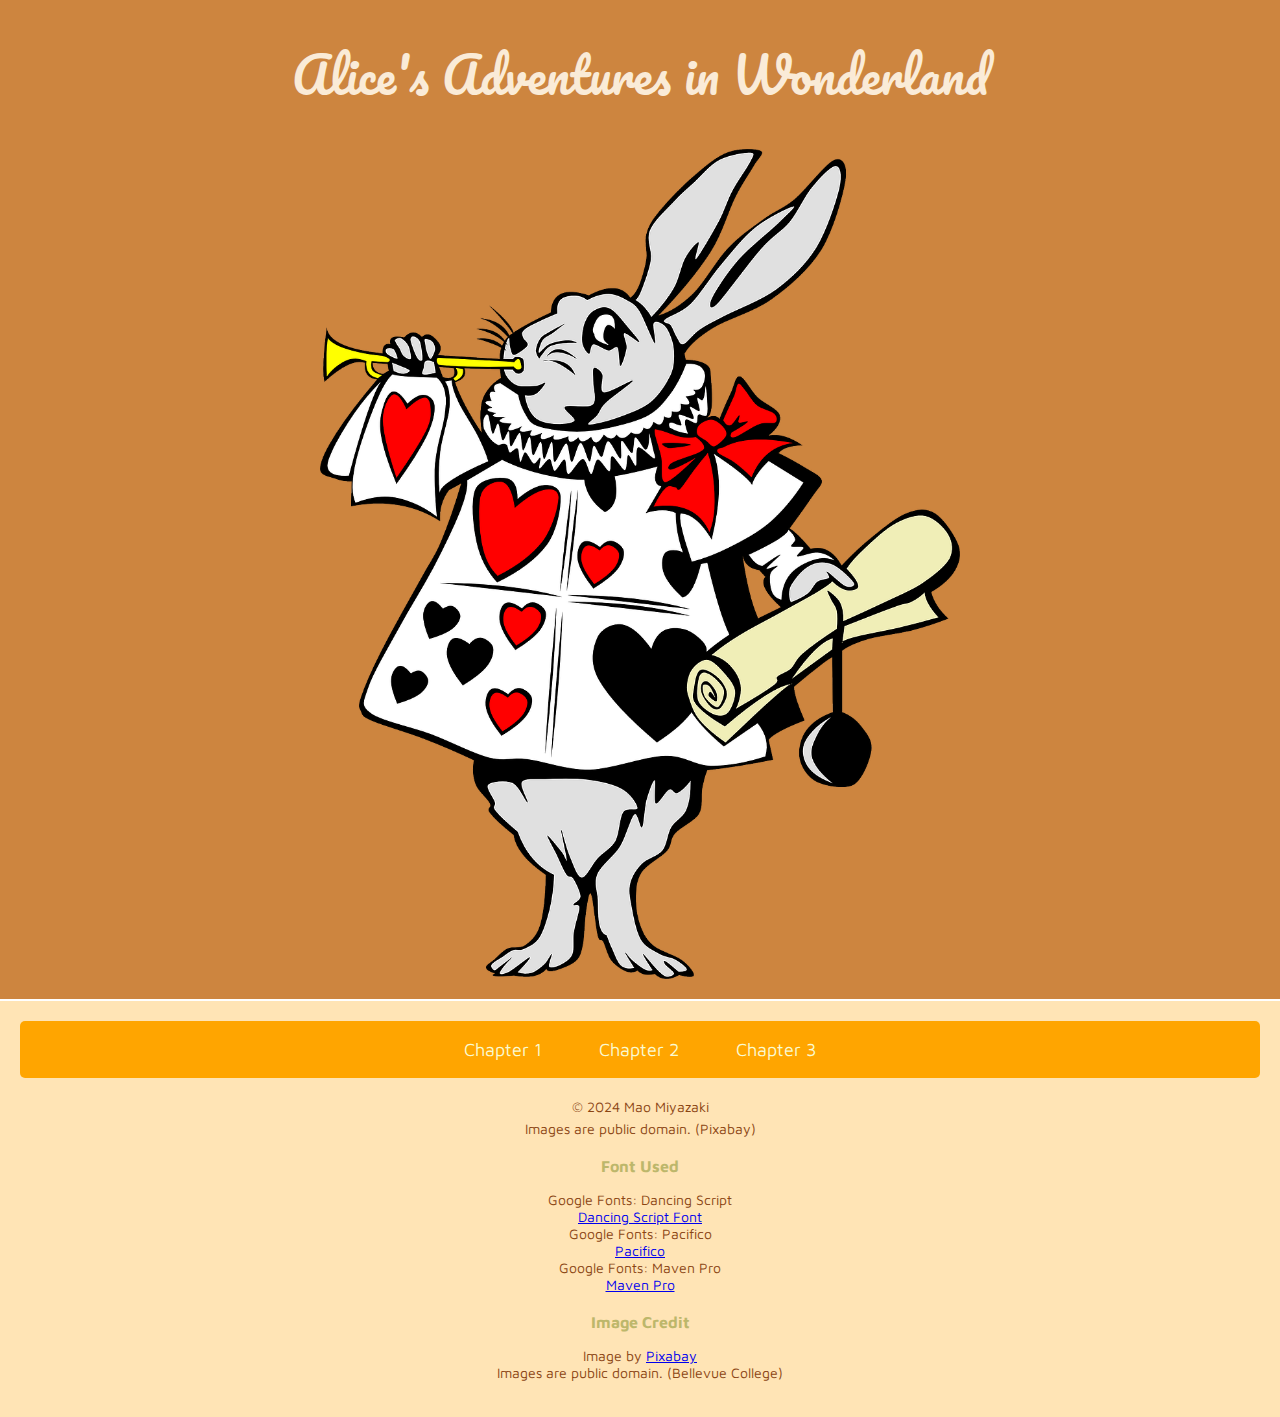
<file: index.html>
<!DOCTYPE html>
<html lang="en">
<head>
    <meta charset="UTF-8">
    <meta name="viewport" content="width=device-width, initial-scale=1.0">
    <title>Alice's Adventures in Wonderland</title>
    <link href="https://fonts.googleapis.com/css2?family=Cardo:wght@400;700&family=Dancing+Script:wght@700&display=swap" rel="stylesheet">
    <link href="https://fonts.googleapis.com/css2?family=Pacifico&display=swap" rel="stylesheet">
    <link href="https://fonts.googleapis.com/css2?family=Maven+Pro:wght@400;700&display=swap" rel="stylesheet">
    <link rel="stylesheet" href="style.css">
</head>
<body>
    <div class="page-wrapper">
        <section class="cover-section">
            <h1 class="title">Alice's Adventures in Wonderland</h1>
            <img src="coverphoto.jpg" alt="Alice in Wonderland" class="cover-image">
        </section>

        <footer>
            <nav class="chapter-nav">
                    <a href="chapter1.html">Chapter 1</a>
                    <a href="chapter2.html">Chapter 2</a>
                    <a href="chapter3.html">Chapter 3</a>
            </nav>
            <div class="footer-content">
                <p>&copy; 2024 Mao Miyazaki</p>
                <p>Images are public domain. (Pixabay)</p>
            </div>
            <h3>Font Used</h3>
            <ul>
                <li>Google Fonts: Dancing Script</li>
                <li><a href="https://fonts.google.com/specimen/Dancing+Script?query=dancing">Dancing Script Font</a></li>
                <li>Google Fonts: Pacifico</li>
                <li><a href="https://fonts.google.com/specimen/Pacifico">Pacifico</a></li>
                <li>Google Fonts: Maven Pro</li>
                <li><a href="https://fonts.google.com/specimen/Maven+Pro">Maven Pro</a></li>
            </ul>
            <h3>Image Credit</h3>
            <ul>
                <li>Image by <a href="https://pixabay.com/vectors/rabbit-character-alice-in-wonderland-30751/">Pixabay</a></li>
                <li>Images are public domain. (Bellevue College)</li>
            </ul>
        </footer>
    </div>
</body>
</html>
</file>
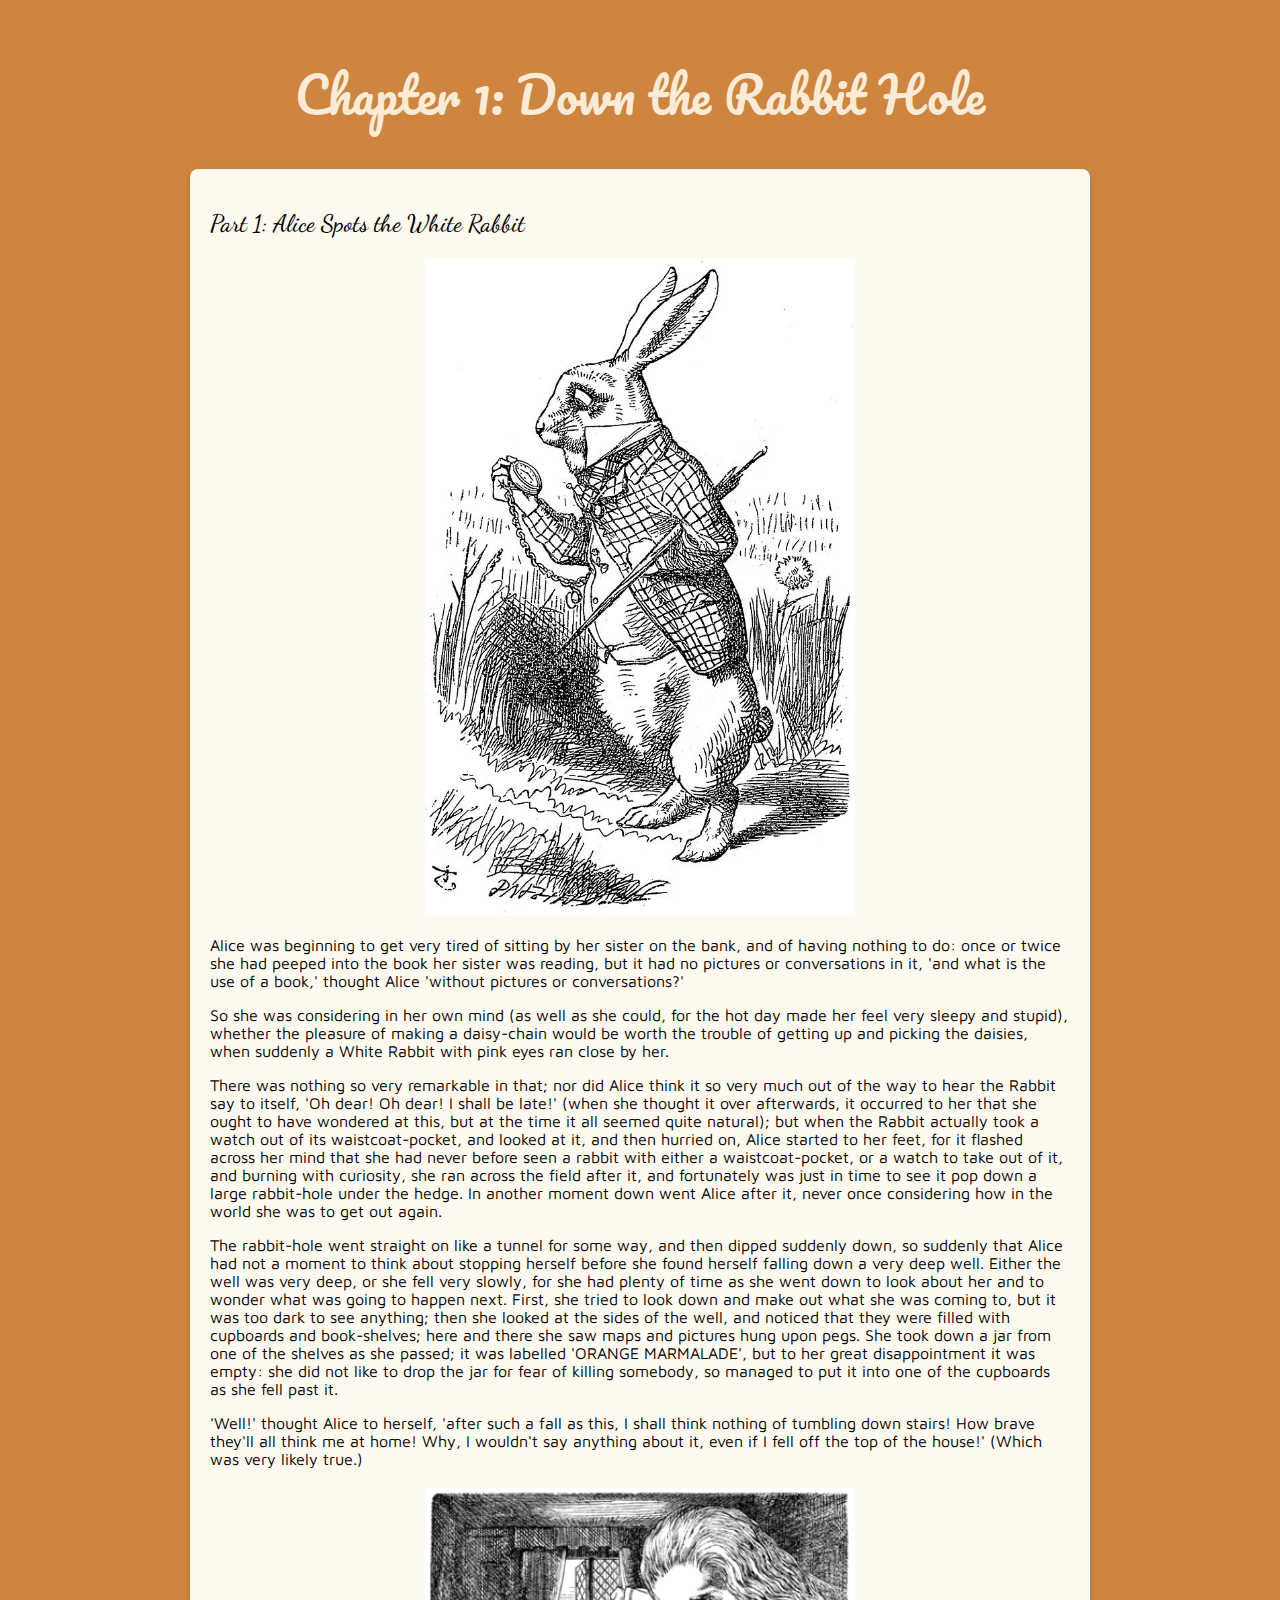
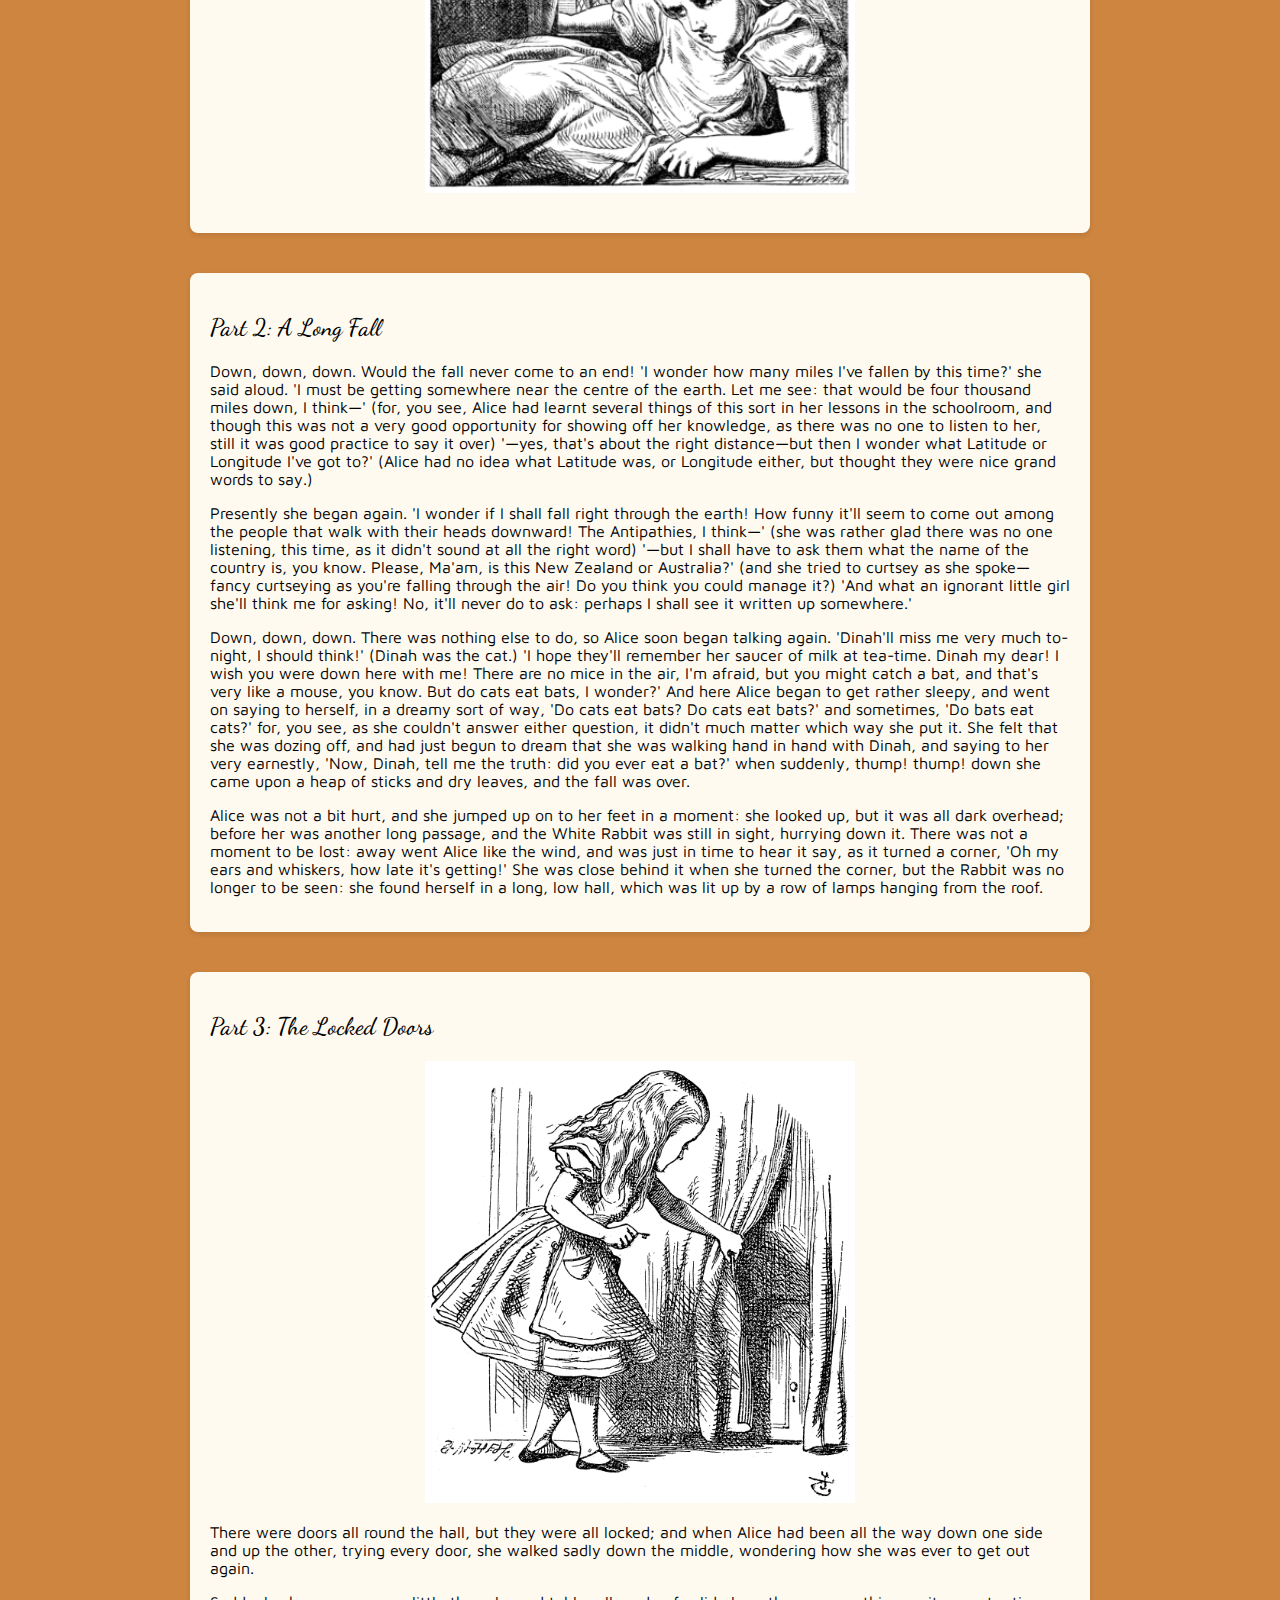
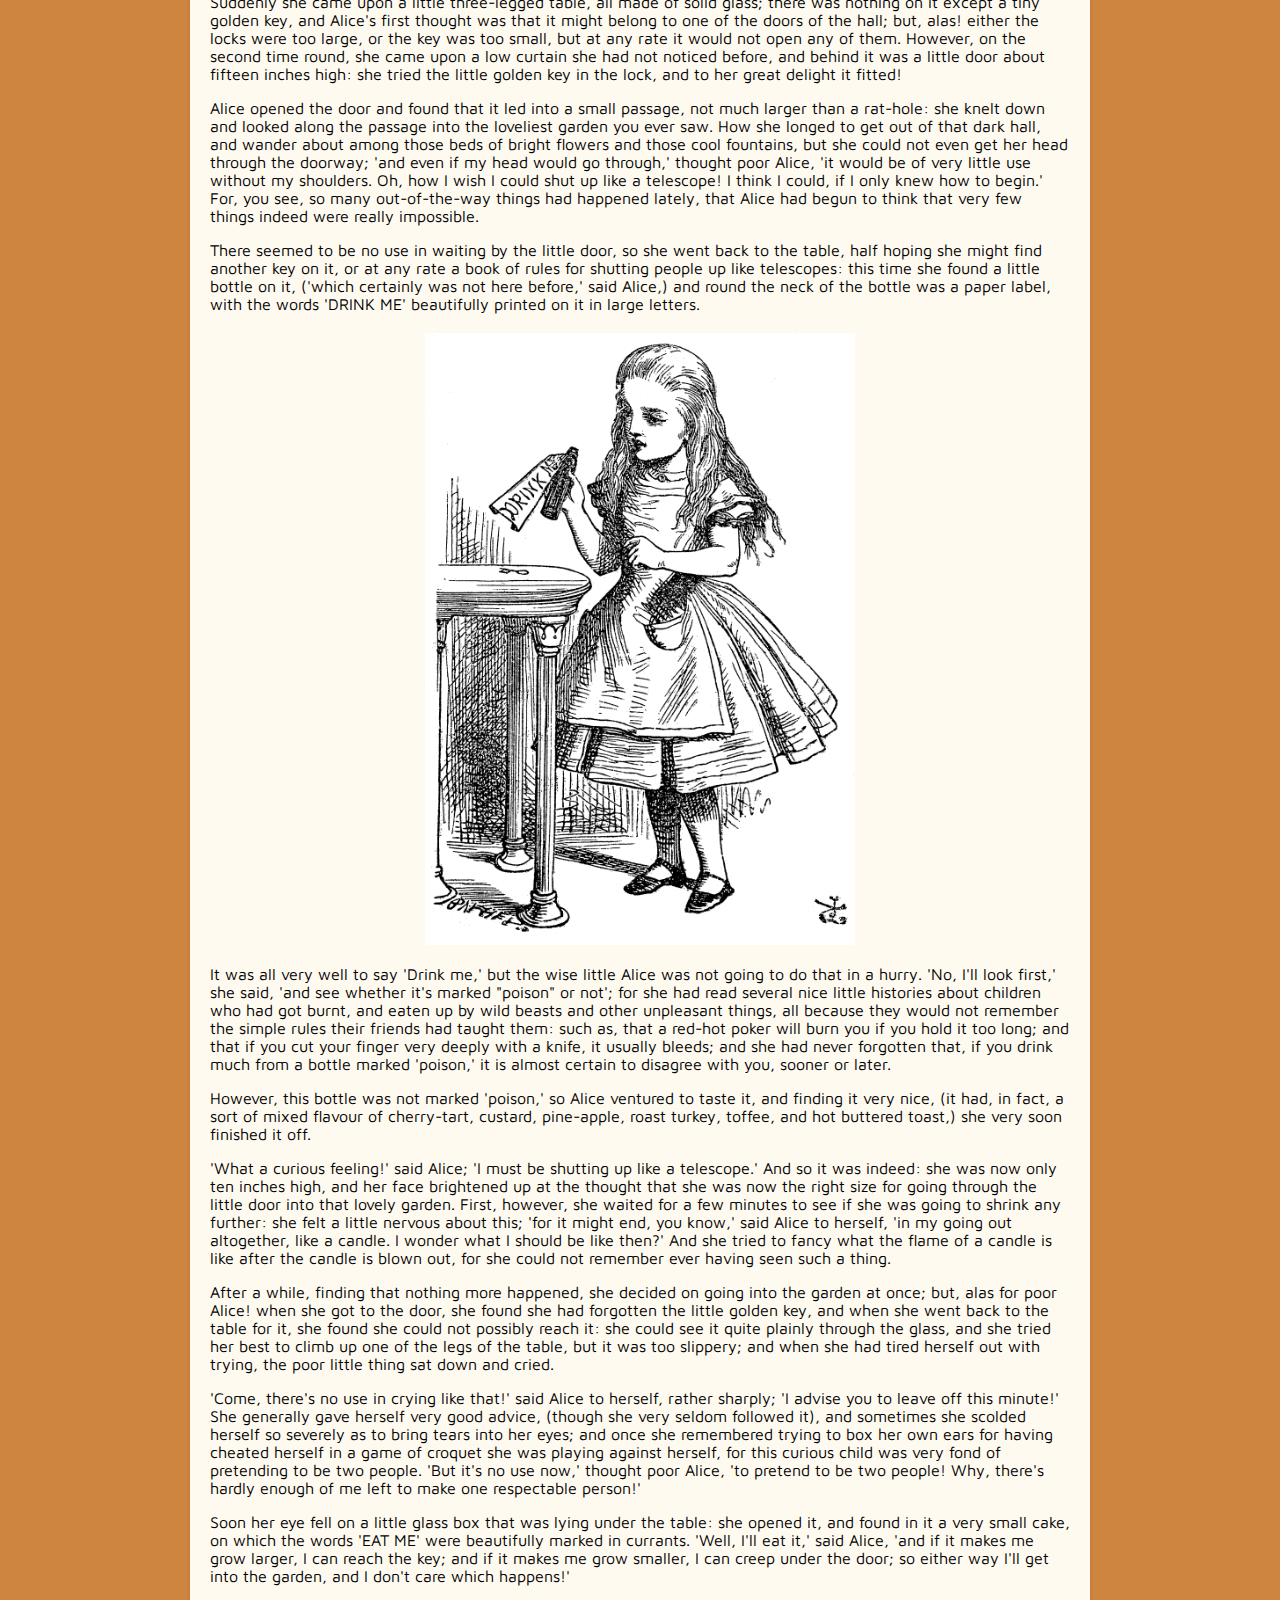
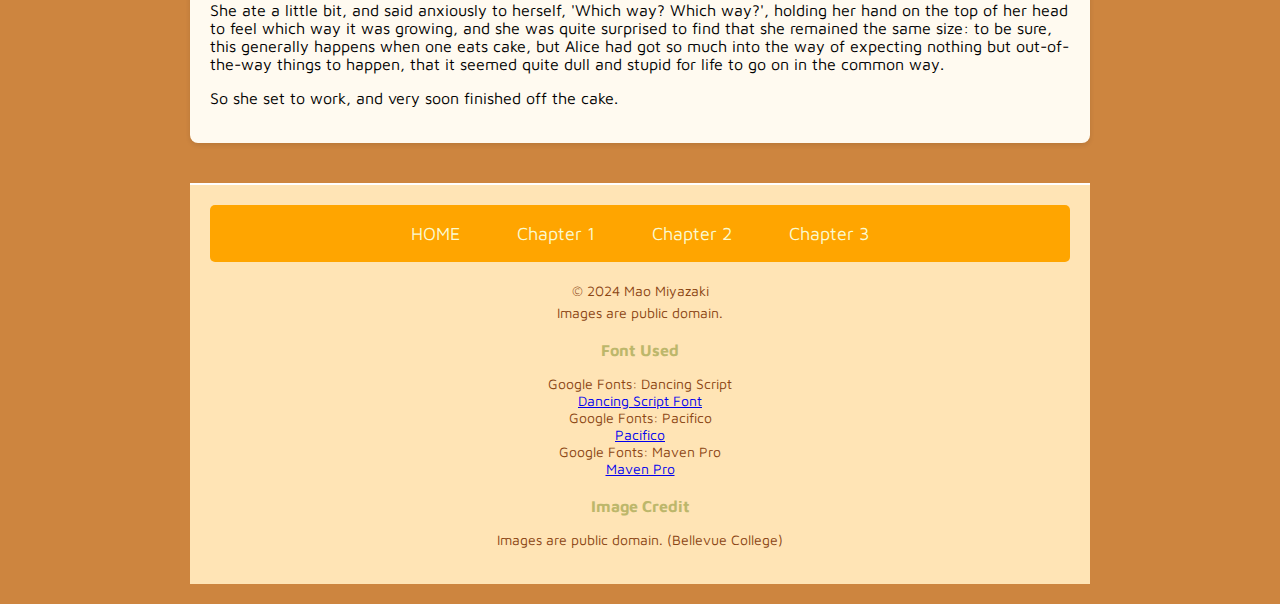
<file: chapter1.html>
<!DOCTYPE html>
<html lang="en">
<head>
    <meta charset="UTF-8">
    <meta name="viewport" content="width=device-width, initial-scale=1.0">
    <title>Chapter 1 - Down the Rabbit Hole</title>
    <link href="https://fonts.googleapis.com/css2?family=Cardo:wght@400;700&family=Dancing+Script:wght@700&display=swap" rel="stylesheet">
    <link href="https://fonts.googleapis.com/css2?family=Pacifico&display=swap" rel="stylesheet">
    <link href="https://fonts.googleapis.com/css2?family=Maven+Pro:wght@400;700&display=swap" rel="stylesheet">
    <link rel="stylesheet" href="style.css">
</head>
<body>
    <div class="ebook-container">
        <div class="section-page">
            <header>
                <h1>Chapter 1: Down the Rabbit Hole</h1>
            </header>
            <!-- Section 1 -->
            <section class="text-box">
                <h2>Part 1: Alice Spots the White Rabbit</h2>
            <img src="alice_1.1.jpg" alt="Rabbit looking at the watch" class="chapter-image">
            <p>Alice was beginning to get very tired of sitting by her sister on the bank, and of having nothing to do: once or twice she had peeped into the book her sister was reading, but it had no pictures or conversations in it, 'and what is the use of a book,' thought Alice 'without pictures or conversations?'</p>
            <p>So she was considering in her own mind (as well as she could, for the hot day made her feel very sleepy and stupid), whether the pleasure of making a daisy-chain would be worth the trouble of getting up and picking the daisies, when suddenly a White Rabbit with pink eyes ran close by her.</p>
            <p>There was nothing so very remarkable in that; nor did Alice think it so very much out of the way to hear the Rabbit say to itself, 'Oh dear! Oh dear! I shall be late!' (when she thought it over afterwards, it occurred to her that she ought to have wondered at this, but at the time it all seemed quite natural); but when the Rabbit actually took a watch out of its waistcoat-pocket, and looked at it, and then hurried on, Alice started to her feet, for it flashed across her mind that she had never before seen a rabbit with either a waistcoat-pocket, or a watch to take out of it, and burning with curiosity, she ran across the field after it, and fortunately was just in time to see it pop down a large rabbit-hole under the hedge.
            In another moment down went Alice after it, never once considering how in the world she was to get out again.</p>
            <p>The rabbit-hole went straight on like a tunnel for some way, and then dipped suddenly down, so suddenly that Alice had not a moment to think about stopping herself before she found herself falling down a very deep well.
            Either the well was very deep, or she fell very slowly, for she had plenty of time as she went down to look about her and to wonder what was going to happen next. First, she tried to look down and make out what she was coming to, but it was too dark to see anything; then she looked at the sides of the well, and noticed that they were filled with cupboards and book-shelves; here and there she saw maps and pictures hung upon pegs. She took down a jar from one of the shelves as she passed; it was labelled 'ORANGE MARMALADE', but to her great disappointment it was empty: she did not like to drop the jar for fear of killing somebody, so managed to put it into one of the cupboards as she fell past it.</p>
            <p>'Well!' thought Alice to herself, 'after such a fall as this, I shall think nothing of tumbling down stairs! How brave they'll all think me at home! Why, I wouldn't say anything about it, even if I fell off the top of the house!' (Which was very likely true.)</p>
                <img src="alice_1.2.jpg" alt="Alice fell down the rabbit hole" class="chapter-image">
            </section>  
        </div>

        <div class="section-page">
            <!-- Section 2 -->
            <section class="text-box">
                <h2>Part 2: A Long Fall</h2>
            <p>Down, down, down. Would the fall never come to an end! 'I wonder how many miles I've fallen by this time?' she said aloud. 'I must be getting somewhere near the centre of the earth. Let me see: that would be four thousand miles down, I think—' (for, you see, Alice had learnt several things of this sort in her lessons in the schoolroom, and though this was not a very good opportunity for showing off her knowledge, as there was no one to listen to her, still it was good practice to say it over) '—yes, that's about the right distance—but then I wonder what Latitude or Longitude I've got to?' (Alice had no idea what Latitude was, or Longitude either, but thought they were nice grand words to say.)</p>
            <p>Presently she began again. 'I wonder if I shall fall right through the earth! How funny it'll seem to come out among the people that walk with their heads downward! The Antipathies, I think—' (she was rather glad there was no one listening, this time, as it didn't sound at all the right word) '—but I shall have to ask them what the name of the country is, you know. Please, Ma'am, is this New Zealand or Australia?' (and she tried to curtsey as she spoke—fancy curtseying as you're falling through the air! Do you think you could manage it?) 'And what an ignorant little girl she'll think me for asking! No, it'll never do to ask: perhaps I shall see it written up somewhere.'</p>
            <p>Down, down, down. There was nothing else to do, so Alice soon began talking again. 'Dinah'll miss me very much to-night, I should think!' (Dinah was the cat.) 'I hope they'll remember her saucer of milk at tea-time. Dinah my dear! I wish you were down here with me! There are no mice in the air, I'm afraid, but you might catch a bat, and that's very like a mouse, you know. But do cats eat bats, I wonder?' And here Alice began to get rather sleepy, and went on saying to herself, in a dreamy sort of way, 'Do cats eat bats? Do cats eat bats?' and sometimes, 'Do bats eat cats?' for, you see, as she couldn't answer either question, it didn't much matter which way she put it. She felt that she was dozing off, and had just begun to dream that she was walking hand in hand with Dinah, and saying to her very earnestly, 'Now, Dinah, tell me the truth: did you ever eat a bat?' when suddenly, thump! thump! down she came upon a heap of sticks and dry leaves, and the fall was over.</p>
            <p>Alice was not a bit hurt, and she jumped up on to her feet in a moment: she looked up, but it was all dark overhead; before her was another long passage, and the White Rabbit was still in sight, hurrying down it. There was not a moment to be lost: away went Alice like the wind, and was just in time to hear it say, as it turned a corner, 'Oh my ears and whiskers, how late it's getting!' She was close behind it when she turned the corner, but the Rabbit was no longer to be seen: she found herself in a long, low hall, which was lit up by a row of lamps hanging from the roof.</p>
            </section>
        </div>

        <div class="section-page">
            <!-- Section 3 -->
            <section class="text-box">
                <h2>Part 3: The Locked Doors</h2>
            <img src="alice_1.3.jpg" alt="Alice holding door key" class="chapter-image">
            <p>There were doors all round the hall, but they were all locked; and when Alice had been all the way down one side and up the other, trying every door, she walked sadly down the middle, wondering how she was ever to get out again.</p>
            <p>Suddenly she came upon a little three-legged table, all made of solid glass; there was nothing on it except a tiny golden key, and Alice's first thought was that it might belong to one of the doors of the hall; but, alas! either the locks were too large, or the key was too small, but at any rate it would not open any of them. However, on the second time round, she came upon a low curtain she had not noticed before, and behind it was a little door about fifteen inches high: she tried the little golden key in the lock, and to her great delight it fitted!</p>
            <p>Alice opened the door and found that it led into a small passage, not much larger than a rat-hole: she knelt down and looked along the passage into the loveliest garden you ever saw. How she longed to get out of that dark hall, and wander about among those beds of bright flowers and those cool fountains, but she could not even get her head through the doorway; 'and even if my head would go through,' thought poor Alice, 'it would be of very little use without my shoulders. Oh, how I wish I could shut up like a telescope! I think I could, if I only knew how to begin.' For, you see, so many out-of-the-way things had happened lately, that Alice had begun to think that very few things indeed were really impossible.</p>
            <p>There seemed to be no use in waiting by the little door, so she went back to the table, half hoping she might find another key on it, or at any rate a book of rules for shutting people up like telescopes: this time she found a little bottle on it, ('which certainly was not here before,' said Alice,) and round the neck of the bottle was a paper label, with the words 'DRINK ME' beautifully printed on it in large letters.</p>
                <img src="alice_1.4.jpg" alt="Alice holding the bottle" class="chapter-image">
            <p>It was all very well to say 'Drink me,' but the wise little Alice was not going to do that in a hurry. 'No, I'll look first,' she said, 'and see whether it's marked "poison" or not'; for she had read several nice little histories about children who had got burnt, and eaten up by wild beasts and other unpleasant things, all because they would not remember the simple rules their friends had taught them: such as, that a red-hot poker will burn you if you hold it too long; and that if you cut your finger very deeply with a knife, it usually bleeds; and she had never forgotten that, if you drink much from a bottle marked 'poison,' it is almost certain to disagree with you, sooner or later.</p>
            <p>However, this bottle was not marked 'poison,' so Alice ventured to taste it, and finding it very nice, (it had, in fact, a sort of mixed flavour of cherry-tart, custard, pine-apple, roast turkey, toffee, and hot buttered toast,) she very soon finished it off.</p>
           
            <p>'What a curious feeling!' said Alice; 'I must be shutting up like a telescope.'
            And so it was indeed: she was now only ten inches high, and her face brightened up at the thought that she was now the right size for going through the little door into that lovely garden. First, however, she waited for a few minutes to see if she was going to shrink any further: she felt a little nervous about this; 'for it might end, you know,' said Alice to herself, 'in my going out altogether, like a candle. I wonder what I should be like then?' And she tried to fancy what the flame of a candle is like after the candle is blown out, for she could not remember ever having seen such a thing.</p>
            <p>After a while, finding that nothing more happened, she decided on going into the garden at once; but, alas for poor Alice! when she got to the door, she found she had forgotten the little golden key, and when she went back to the table for it, she found she could not possibly reach it: she could see it quite plainly through the glass, and she tried her best to climb up one of the legs of the table, but it was too slippery; and when she had tired herself out with trying, the poor little thing sat down and cried.</p>
            <p>'Come, there's no use in crying like that!' said Alice to herself, rather sharply; 'I advise you to leave off this minute!' She generally gave herself very good advice, (though she very seldom followed it), and sometimes she scolded herself so severely as to bring tears into her eyes; and once she remembered trying to box her own ears for having cheated herself in a game of croquet she was playing against herself, for this curious child was very fond of pretending to be two people. 'But it's no use now,' thought poor Alice, 'to pretend to be two people! Why, there's hardly enough of me left to make one respectable person!'</p>
            <p>Soon her eye fell on a little glass box that was lying under the table: she opened it, and found in it a very small cake, on which the words 'EAT ME' were beautifully marked in currants. 'Well, I'll eat it,' said Alice, 'and if it makes me grow larger, I can reach the key; and if it makes me grow smaller, I can creep under the door; so either way I'll get into the garden, and I don't care which happens!'</p>
            <p>She ate a little bit, and said anxiously to herself, 'Which way? Which way?', holding her hand on the top of her head to feel which way it was growing, and she was quite surprised to find that she remained the same size: to be sure, this generally happens when one eats cake, but Alice had got so much into the way of expecting nothing but out-of-the-way things to happen, that it seemed quite dull and stupid for life to go on in the common way.</p>
            <p>So she set to work, and very soon finished off the cake.</p>
            </section>
        </div>
<footer>
    <nav class="chapter-nav">
        <a href="index.html">HOME</a>
        <a href="chapter1.html">Chapter 1</a>
        <a href="chapter2.html">Chapter 2</a>
        <a href="chapter3.html">Chapter 3</a>
        </nav>
        <p>&copy; 2024 Mao Miyazaki</p>
        <p>Images are public domain.</p>
    <h3>Font Used</h3>
            <ul>
                <li>Google Fonts: Dancing Script</li>
                <li><a href="https://fonts.google.com/specimen/Dancing+Script?query=dancing">Dancing Script Font</a></li>
                <li>Google Fonts: Pacifico</li>
                <li><a href="https://fonts.google.com/specimen/Pacifico">Pacifico</a></li>
                <li>Google Fonts: Maven Pro</li>
                <li><a href="https://fonts.google.com/specimen/Maven+Pro">Maven Pro</a></li>
            </ul>
    <h3>Image Credit</h3>
    <ul>
        <li>Images are public domain. (Bellevue College)</li>
    </ul>
</footer>
</div>
</body>
</html>
</file>
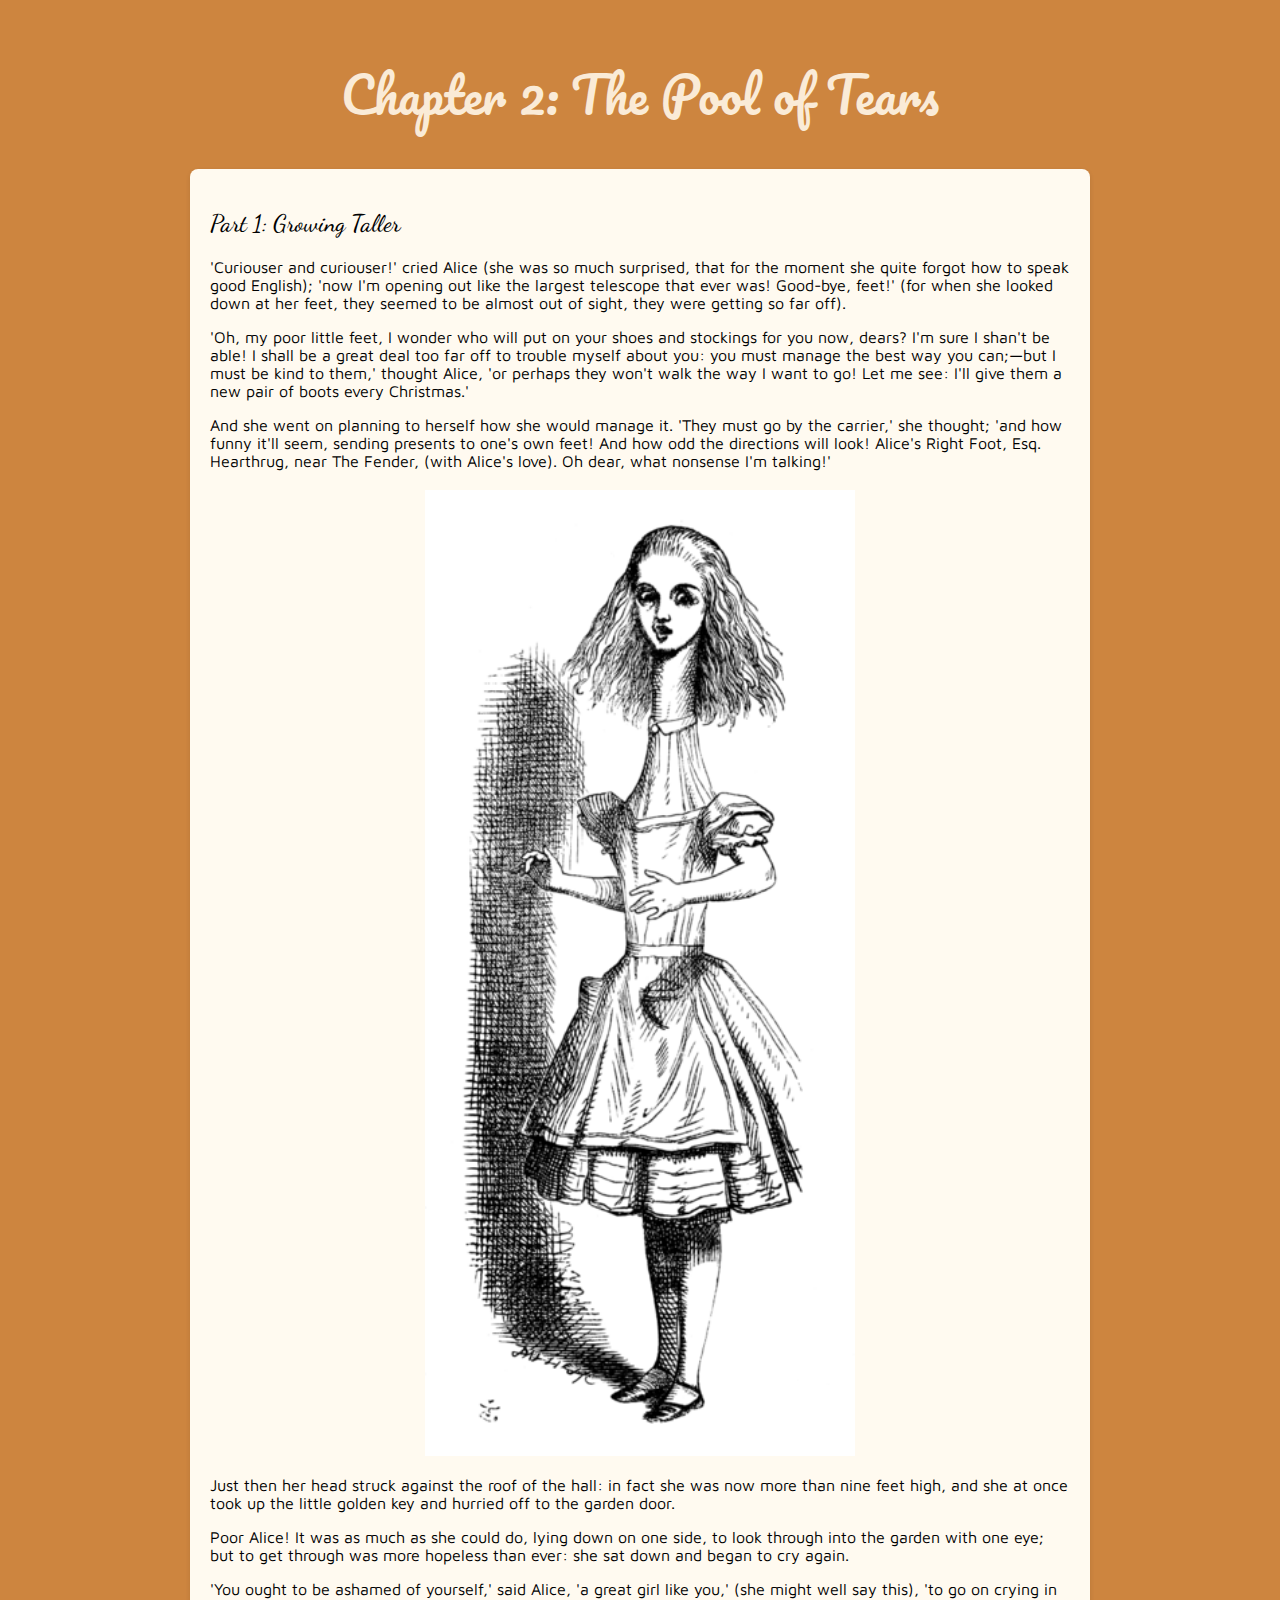
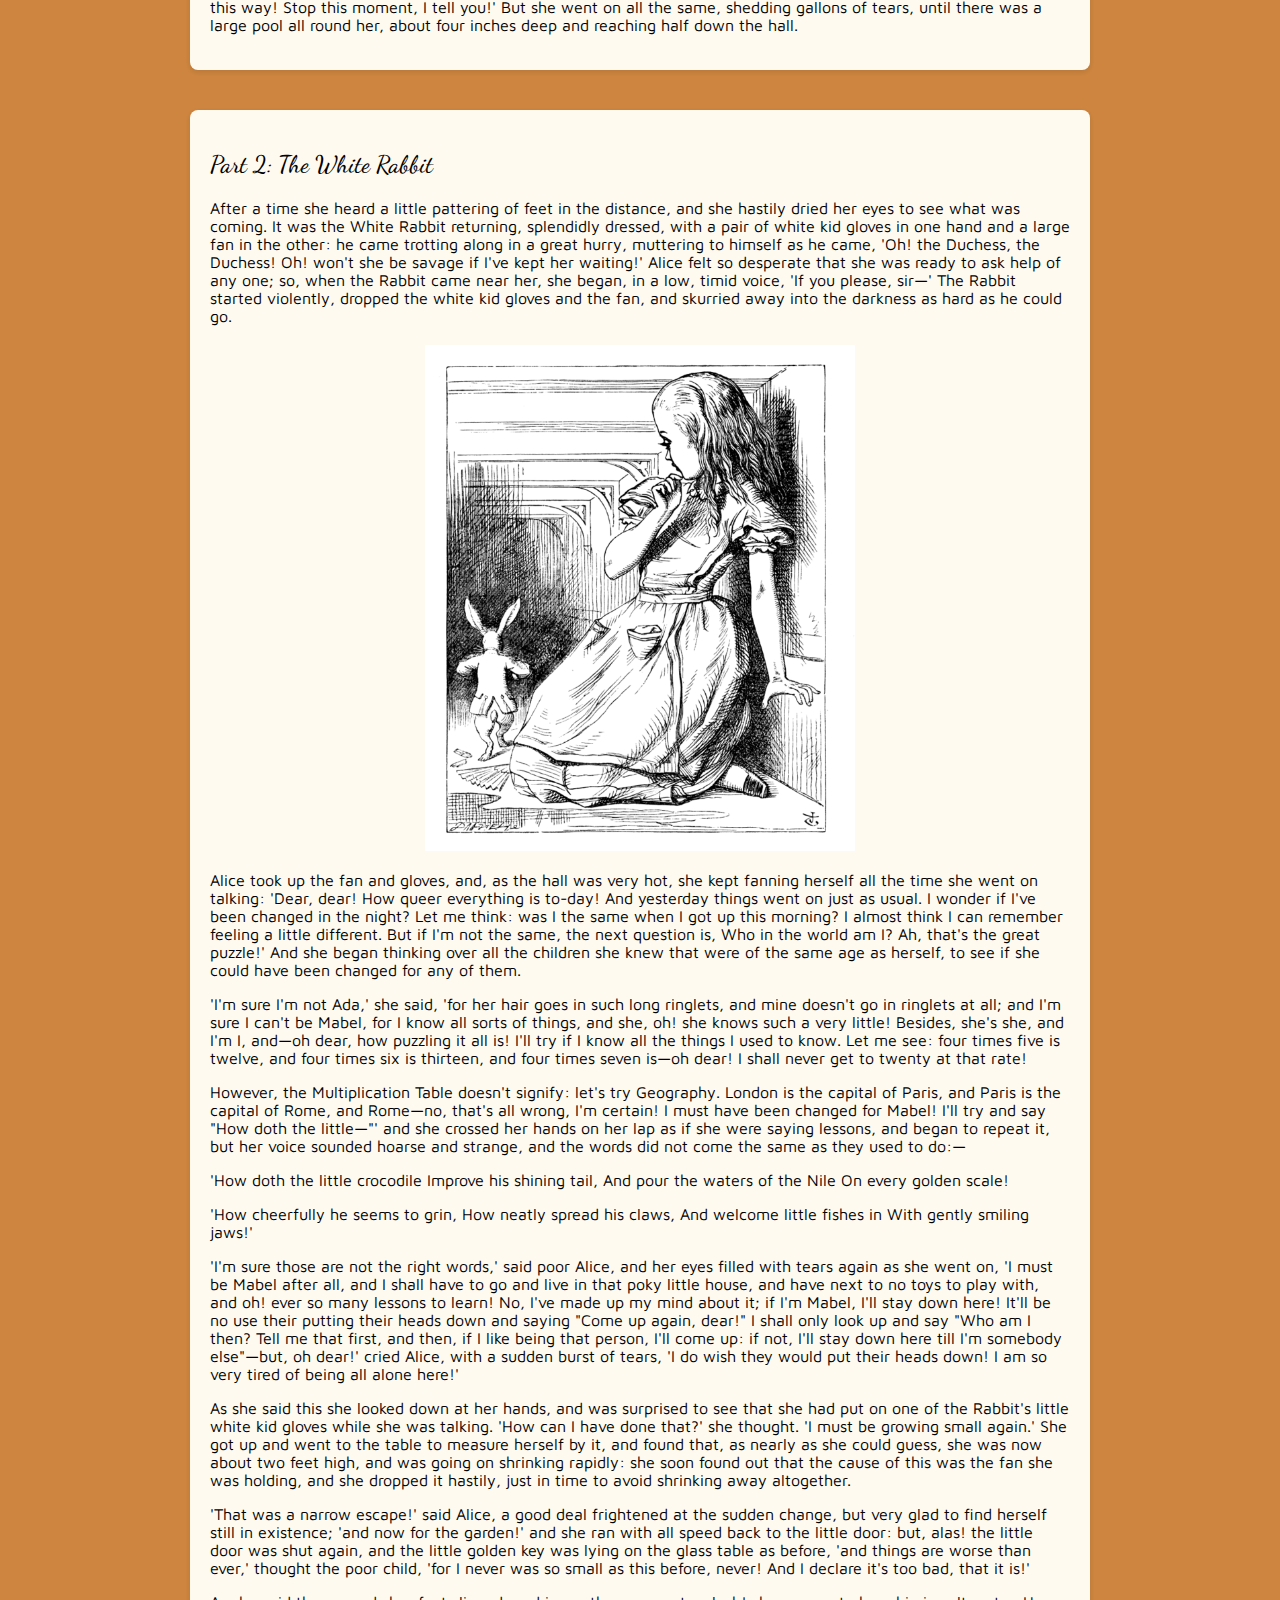
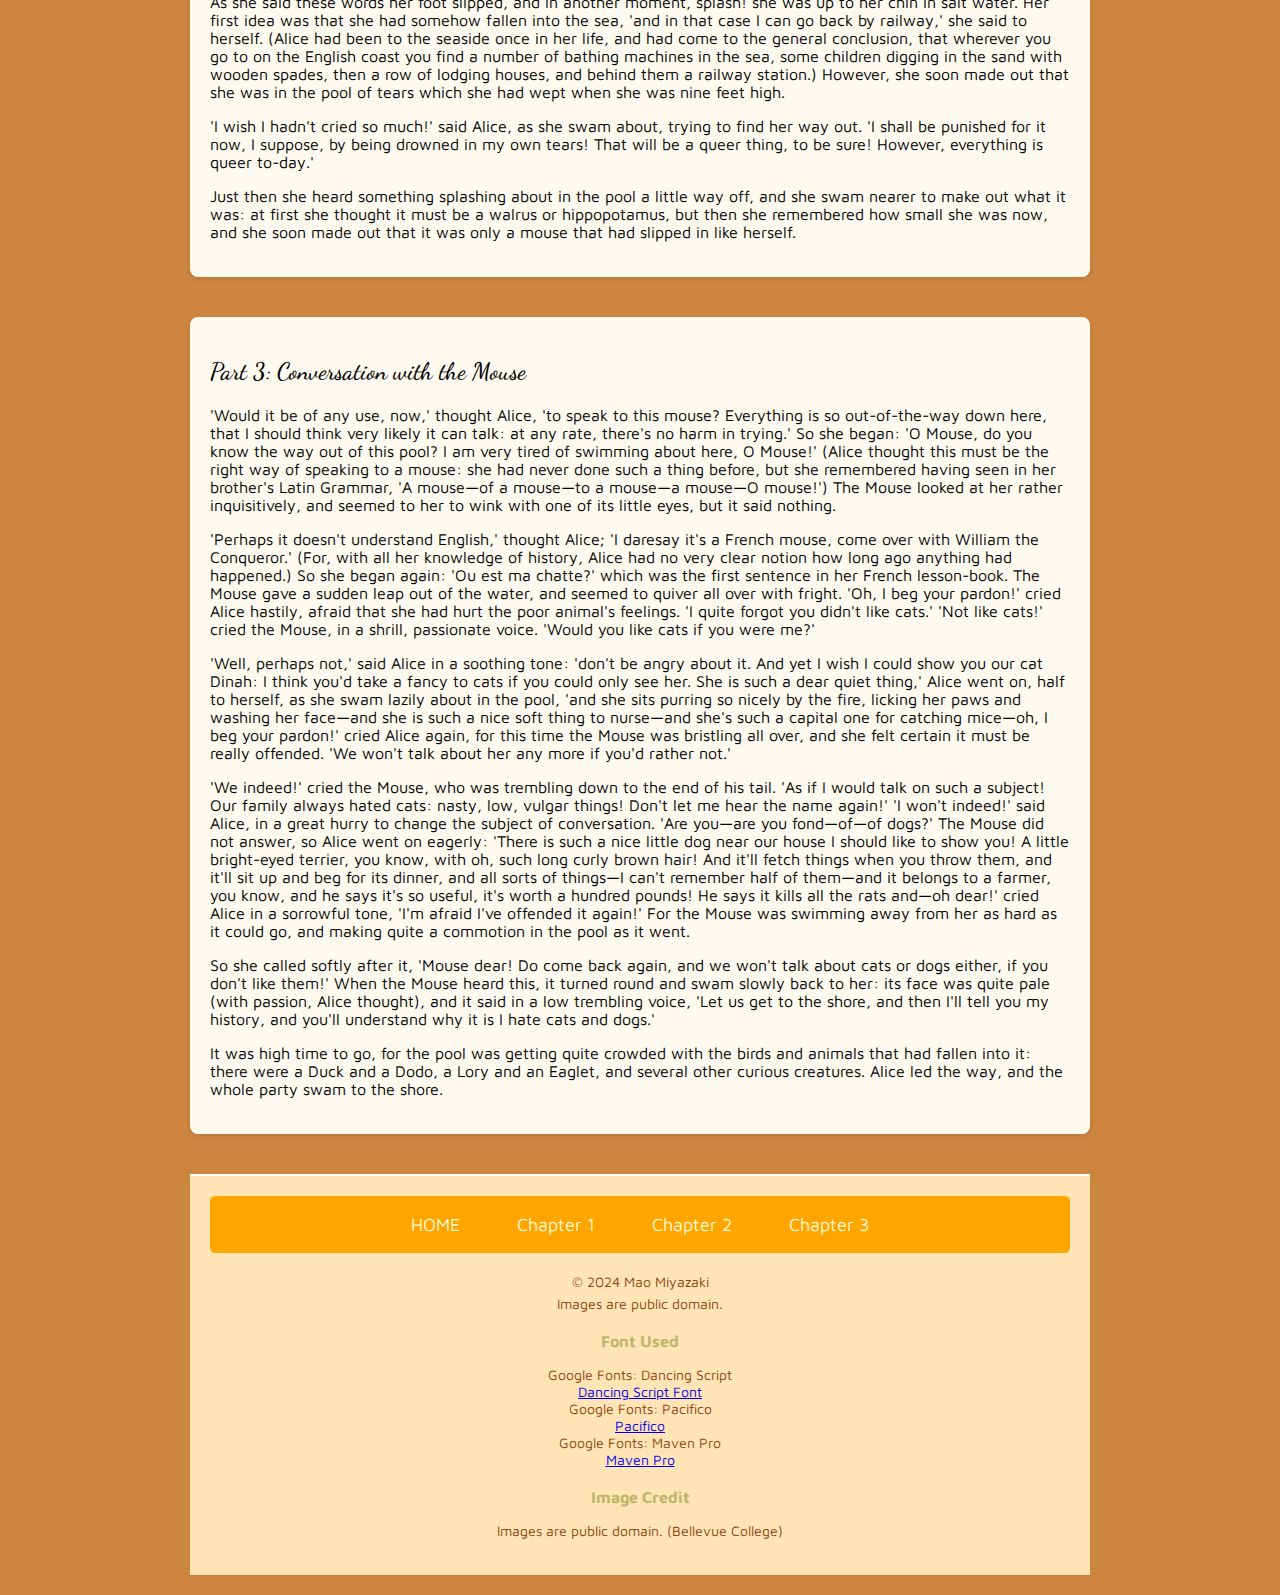
<file: chapter2.html>
<!DOCTYPE html>
<html lang="en">
<head>
    <meta charset="UTF-8">
    <meta name="viewport" content="width=device-width, initial-scale=1.0">
    <title>Chapter 2 - The Pool of Tears</title>
    <link href="https://fonts.googleapis.com/css2?family=Cardo:wght@400;700&family=Dancing+Script:wght@700&display=swap" rel="stylesheet">
    <link href="https://fonts.googleapis.com/css2?family=Pacifico&display=swap" rel="stylesheet">
    <link href="https://fonts.googleapis.com/css2?family=Maven+Pro:wght@400;700&display=swap" rel="stylesheet">
    <link rel="stylesheet" href="style.css">
</head>
<body>
    <div class="ebook-container">
        <div class="section-page">
            <header>
                <h1>Chapter 2: The Pool of Tears</h1>
            </header>
            <!-- Section 1 -->
            <section class="text-box">
                <h2>Part 1: Growing Taller</h2>
                <p>'Curiouser and curiouser!' cried Alice (she was so much surprised, that for the moment she quite forgot how to speak good English); 'now I'm opening out like the largest telescope that ever was! Good-bye, feet!' (for when she looked down at her feet, they seemed to be almost out of sight, they were getting so far off).</p>
                <p>'Oh, my poor little feet, I wonder who will put on your shoes and stockings for you now, dears? I'm sure I shan't be able! I shall be a great deal too far off to trouble myself about you: you must manage the best way you can;—but I must be kind to them,' thought Alice, 'or perhaps they won't walk the way I want to go! Let me see: I'll give them a new pair of boots every Christmas.'</p>
                <p>And she went on planning to herself how she would manage it. 'They must go by the carrier,' she thought; 'and how funny it'll seem, sending presents to one's own feet! And how odd the directions will look!
     Alice's Right Foot, Esq.
       Hearthrug,
         near The Fender,
           (with Alice's love).
Oh dear, what nonsense I'm talking!'</p>
                 <img src="alice_2.1.jpg" alt="Tall Alice" class="chapter-image">
                <p>Just then her head struck against the roof of the hall: in fact she was now more than nine feet high, and she at once took up the little golden key and hurried off to the garden door.</p>
                <p>Poor Alice! It was as much as she could do, lying down on one side, to look through into the garden with one eye; but to get through was more hopeless than ever: she sat down and began to cry again.</p>
                <p>'You ought to be ashamed of yourself,' said Alice, 'a great girl like you,' (she might well say this), 'to go on crying in this way! Stop this moment, I tell you!' But she went on all the same, shedding gallons of tears, until there was a large pool all round her, about four inches deep and reaching half down the hall.</p>
            </section>
        </div>

        <div class="section-page">
            <!-- Section 2 -->
            <section class="text-box">
                <h2>Part 2: The White Rabbit</h2>
                <p>After a time she heard a little pattering of feet in the distance, and she hastily dried her eyes to see what was coming. It was the White Rabbit returning, splendidly dressed, with a pair of white kid gloves in one hand and a large fan in the other: he came trotting along in a great hurry, muttering to himself as he came, 'Oh! the Duchess, the Duchess! Oh! won't she be savage if I've kept her waiting!' Alice felt so desperate that she was ready to ask help of any one; so, when the Rabbit came near her, she began, in a low, timid voice, 'If you please, sir—' The Rabbit started violently, dropped the white kid gloves and the fan, and skurried away into the darkness as hard as he could go.</p>
                 <img src="alice_2.2.jpg" alt="Rabbit walking into darkness" class="chapter-image">
                <p>Alice took up the fan and gloves, and, as the hall was very hot, she kept fanning herself all the time she went on talking: 'Dear, dear! How queer everything is to-day! And yesterday things went on just as usual. I wonder if I've been changed in the night? Let me think: was I the same when I got up this morning? I almost think I can remember feeling a little different. But if I'm not the same, the next question is, Who in the world am I? Ah, that's the great puzzle!' And she began thinking over all the children she knew that were of the same age as herself, to see if she could have been changed for any of them.</p>
                <p>'I'm sure I'm not Ada,' she said, 'for her hair goes in such long ringlets, and mine doesn't go in ringlets at all; and I'm sure I can't be Mabel, for I know all sorts of things, and she, oh! she knows such a very little! Besides, she's she, and I'm I, and—oh dear, how puzzling it all is! I'll try if I know all the things I used to know. Let me see: four times five is twelve, and four times six is thirteen, and four times seven is—oh dear! I shall never get to twenty at that rate!</p> <p>However, the Multiplication Table doesn't signify: let's try Geography. London is the capital of Paris, and Paris is the capital of Rome, and Rome—no, that's all wrong, I'm certain! I must have been changed for Mabel! I'll try and say "How doth the little—"' and she crossed her hands on her lap as if she were saying lessons, and began to repeat it, but her voice sounded hoarse and strange, and the words did not come the same as they used to do:—</p>
                     <p>'How doth the little crocodile
                      Improve his shining tail,
                     And pour the waters of the Nile
                         On every golden scale!</p>

                     <p>'How cheerfully he seems to grin,
                      How neatly spread his claws,
                     And welcome little fishes in
                         With gently smiling jaws!'</p>
                <p>'I'm sure those are not the right words,' said poor Alice, and her eyes filled with tears again as she went on, 'I must be Mabel after all, and I shall have to go and live in that poky little house, and have next to no toys to play with, and oh! ever so many lessons to learn! No, I've made up my mind about it; if I'm Mabel, I'll stay down here! It'll be no use their putting their heads down and saying "Come up again, dear!" I shall only look up and say "Who am I then? Tell me that first, and then, if I like being that person, I'll come up: if not, I'll stay down here till I'm somebody else"—but, oh dear!' cried Alice, with a sudden burst of tears, 'I do wish they would put their heads down! I am so very tired of being all alone here!'</p>
                <p>As she said this she looked down at her hands, and was surprised to see that she had put on one of the Rabbit's little white kid gloves while she was talking. 'How can I have done that?' she thought. 'I must be growing small again.' She got up and went to the table to measure herself by it, and found that, as nearly as she could guess, she was now about two feet high, and was going on shrinking rapidly: she soon found out that the cause of this was the fan she was holding, and she dropped it hastily, just in time to avoid shrinking away altogether.</p>
                <p>'That was a narrow escape!' said Alice, a good deal frightened at the sudden change, but very glad to find herself still in existence; 'and now for the garden!' and she ran with all speed back to the little door: but, alas! the little door was shut again, and the little golden key was lying on the glass table as before, 'and things are worse than ever,' thought the poor child, 'for I never was so small as this before, never! And I declare it's too bad, that it is!'</p>
                <p>As she said these words her foot slipped, and in another moment, splash! she was up to her chin in salt water. Her first idea was that she had somehow fallen into the sea, 'and in that case I can go back by railway,' she said to herself. (Alice had been to the seaside once in her life, and had come to the general conclusion, that wherever you go to on the English coast you find a number of bathing machines in the sea, some children digging in the sand with wooden spades, then a row of lodging houses, and behind them a railway station.) However, she soon made out that she was in the pool of tears which she had wept when she was nine feet high.</p>
                <p>'I wish I hadn't cried so much!' said Alice, as she swam about, trying to find her way out. 'I shall be punished for it now, I suppose, by being drowned in my own tears! That will be a queer thing, to be sure! However, everything is queer to-day.'</p>
                <p>Just then she heard something splashing about in the pool a little way off, and she swam nearer to make out what it was: at first she thought it must be a walrus or hippopotamus, but then she remembered how small she was now, and she soon made out that it was only a mouse that had slipped in like herself.</p>
            </section>
        </div>

        <div class="section-page">
            <!-- Section 3 -->
            <section class="text-box">
                <h2>Part 3: Conversation with the Mouse</h2>
                <p>'Would it be of any use, now,' thought Alice, 'to speak to this mouse? Everything is so out-of-the-way down here, that I should think very likely it can talk: at any rate, there's no harm in trying.' So she began: 'O Mouse, do you know the way out of this pool? I am very tired of swimming about here, O Mouse!' (Alice thought this must be the right way of speaking to a mouse: she had never done such a thing before, but she remembered having seen in her brother's Latin Grammar, 'A mouse—of a mouse—to a mouse—a mouse—O mouse!') The Mouse looked at her rather inquisitively, and seemed to her to wink with one of its little eyes, but it said nothing.</p>
                <p>'Perhaps it doesn't understand English,' thought Alice; 'I daresay it's a French mouse, come over with William the Conqueror.' (For, with all her knowledge of history, Alice had no very clear notion how long ago anything had happened.) So she began again: 'Ou est ma chatte?' which was the first sentence in her French lesson-book. The Mouse gave a sudden leap out of the water, and seemed to quiver all over with fright. 'Oh, I beg your pardon!' cried Alice hastily, afraid that she had hurt the poor animal's feelings. 'I quite forgot you didn't like cats.'
                'Not like cats!' cried the Mouse, in a shrill, passionate voice. 'Would you like cats if you were me?'</p>
                <p>'Well, perhaps not,' said Alice in a soothing tone: 'don't be angry about it. And yet I wish I could show you our cat Dinah: I think you'd take a fancy to cats if you could only see her. She is such a dear quiet thing,' Alice went on, half to herself, as she swam lazily about in the pool, 'and she sits purring so nicely by the fire, licking her paws and washing her face—and she is such a nice soft thing to nurse—and she's such a capital one for catching mice—oh, I beg your pardon!' cried Alice again, for this time the Mouse was bristling all over, and she felt certain it must be really offended. 'We won't talk about her any more if you'd rather not.'</p>
                <p>'We indeed!' cried the Mouse, who was trembling down to the end of his tail. 'As if I would talk on such a subject! Our family always hated cats: nasty, low, vulgar things! Don't let me hear the name again!'
                'I won't indeed!' said Alice, in a great hurry to change the subject of conversation. 'Are you—are you fond—of—of dogs?' The Mouse did not answer, so Alice went on eagerly: 'There is such a nice little dog near our house I should like to show you! A little bright-eyed terrier, you know, with oh, such long curly brown hair! And it'll fetch things when you throw them, and it'll sit up and beg for its dinner, and all sorts of things—I can't remember half of them—and it belongs to a farmer, you know, and he says it's so useful, it's worth a hundred pounds! He says it kills all the rats and—oh dear!' cried Alice in a sorrowful tone, 'I'm afraid I've offended it again!' For the Mouse was swimming away from her as hard as it could go, and making quite a commotion in the pool as it went.</p>
                <p>So she called softly after it, 'Mouse dear! Do come back again, and we won't talk about cats or dogs either, if you don't like them!' When the Mouse heard this, it turned round and swam slowly back to her: its face was quite pale (with passion, Alice thought), and it said in a low trembling voice, 'Let us get to the shore, and then I'll tell you my history, and you'll understand why it is I hate cats and dogs.'</p>
                <p>It was high time to go, for the pool was getting quite crowded with the birds and animals that had fallen into it: there were a Duck and a Dodo, a Lory and an Eaglet, and several other curious creatures. Alice led the way, and the whole party swam to the shore.</p>
            </section>
        </div>
<footer>
    <nav class="chapter-nav">
        <a href="index.html">HOME</a>
        <a href="chapter1.html">Chapter 1</a>
        <a href="chapter2.html">Chapter 2</a>
        <a href="chapter3.html">Chapter 3</a>
        </nav>
        <p>&copy; 2024 Mao Miyazaki</p>
        <p>Images are public domain.</p>
    <h3>Font Used</h3>
            <ul>
                <li>Google Fonts: Dancing Script</li>
                <li><a href="https://fonts.google.com/specimen/Dancing+Script?query=dancing">Dancing Script Font</a></li>
                <li>Google Fonts: Pacifico</li>
                <li><a href="https://fonts.google.com/specimen/Pacifico">Pacifico</a></li>
                <li>Google Fonts: Maven Pro</li>
                <li><a href="https://fonts.google.com/specimen/Maven+Pro">Maven Pro</a></li>
            </ul>
    <h3>Image Credit</h3>
    <ul>
        <li>Images are public domain. (Bellevue College)</li>
    </ul>   
</footer>
</div> 
</body>
</html>
</file>
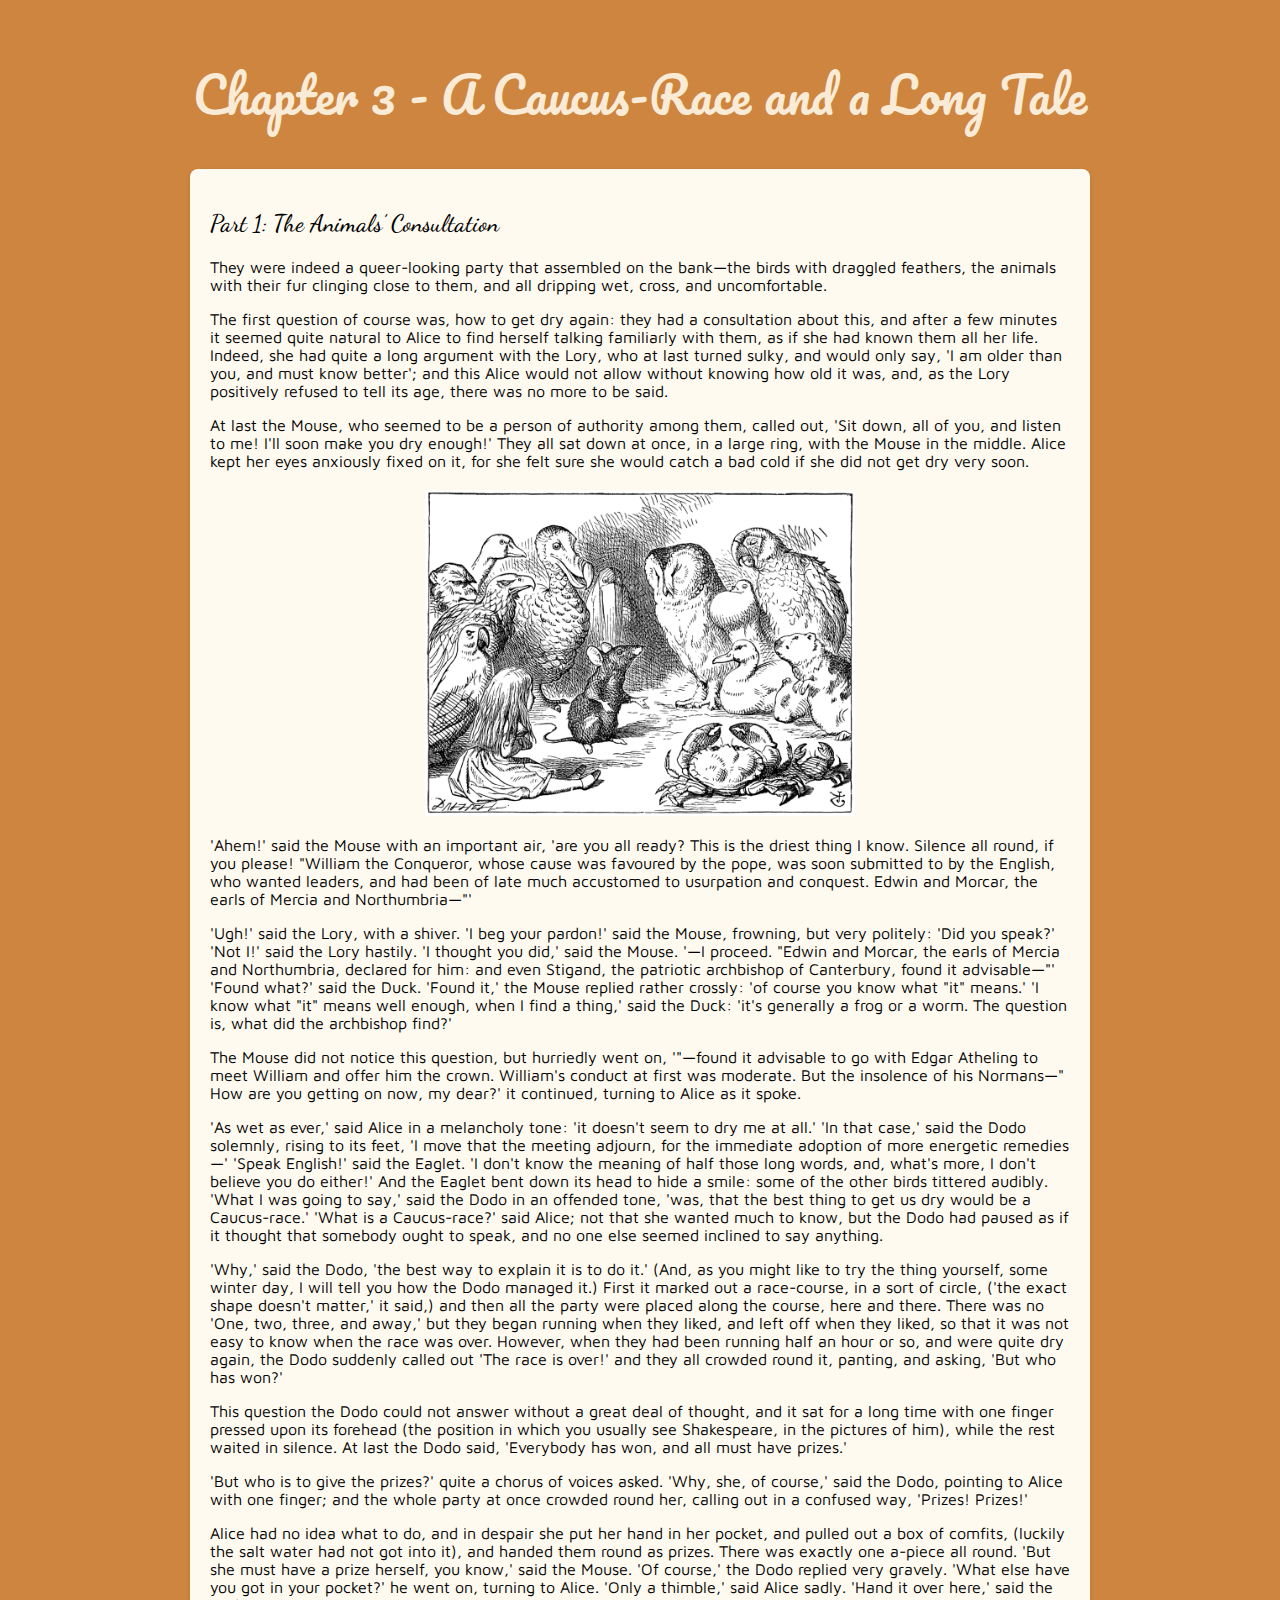
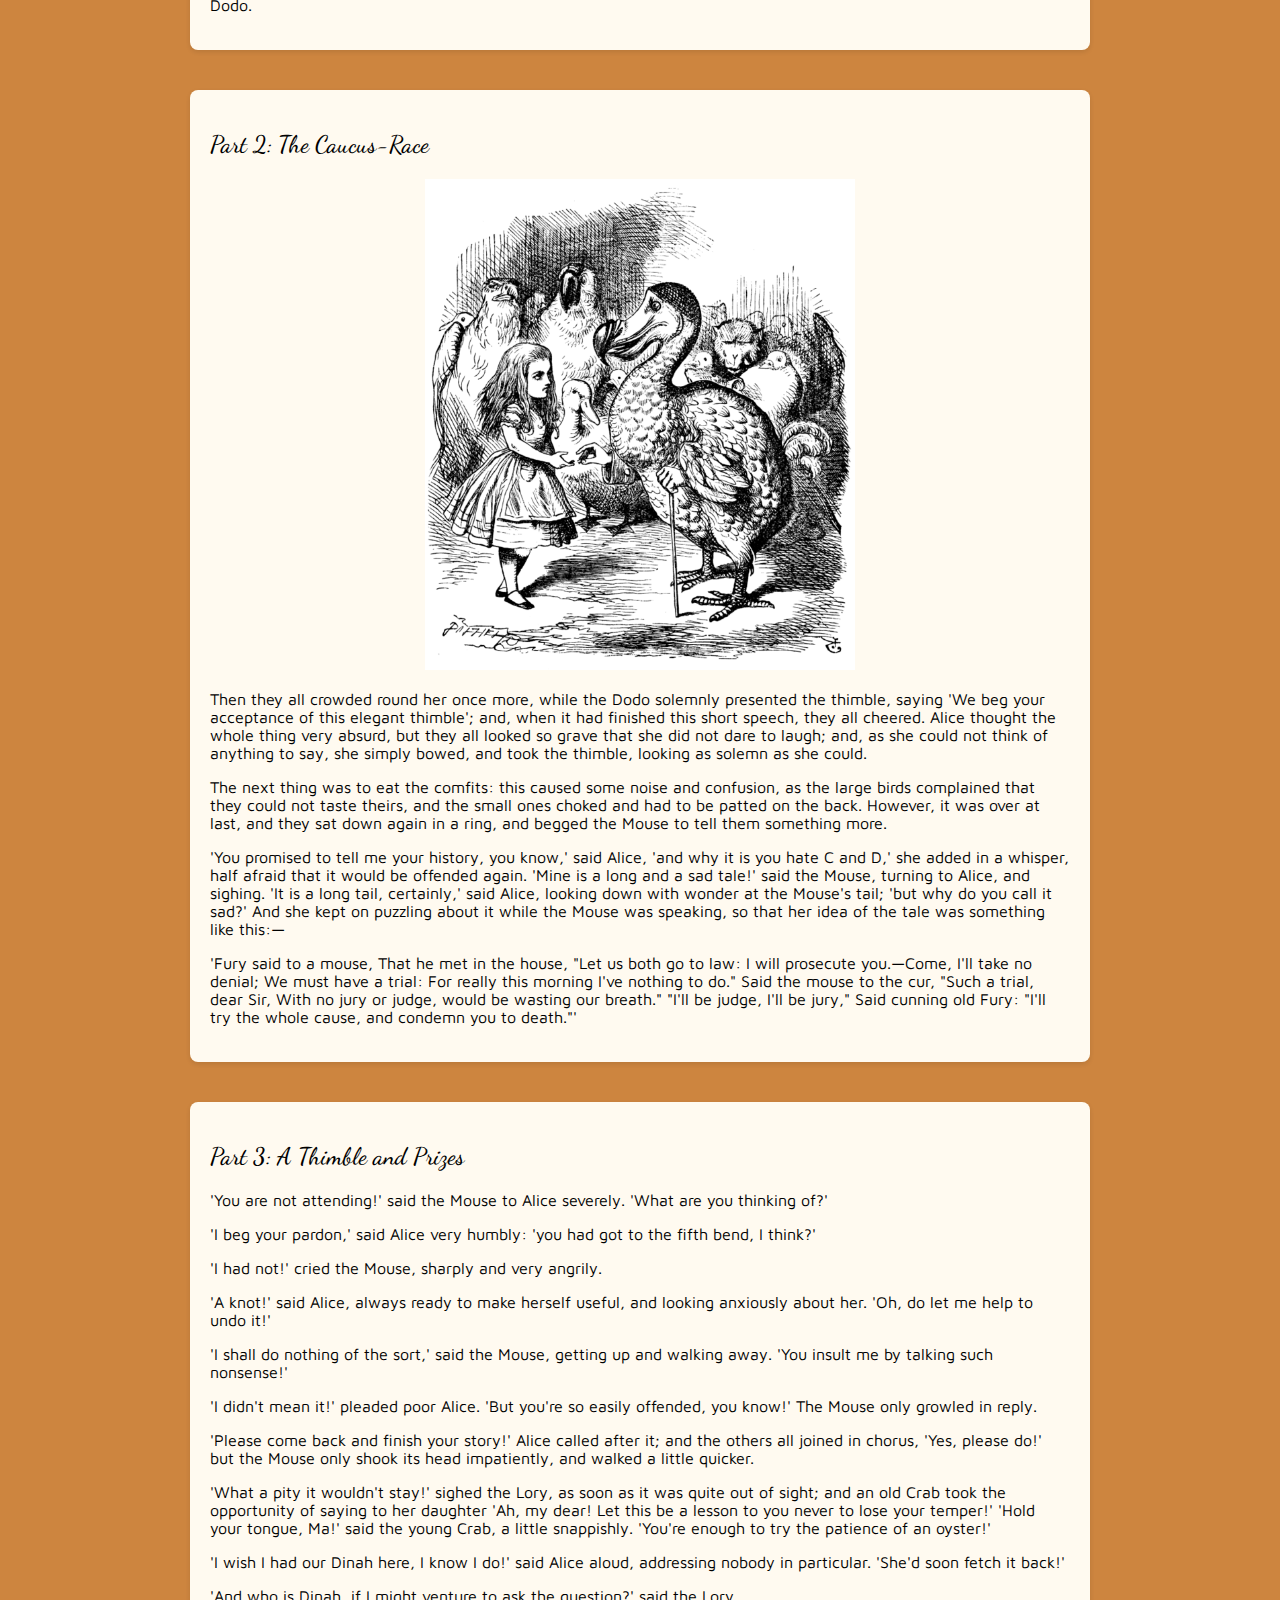
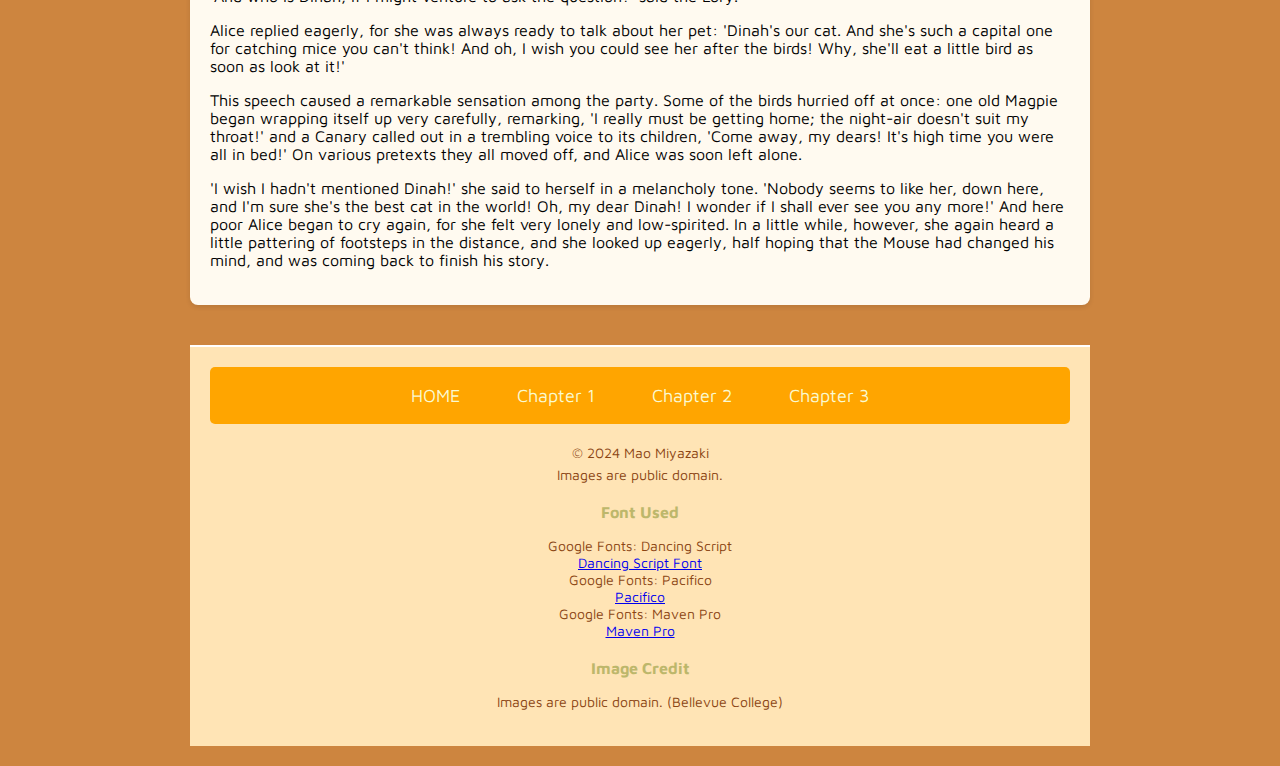
<file: chapter3.html>
<!DOCTYPE html>
<html lang="en">
<head>
    <meta charset="UTF-8">
    <meta name="viewport" content="width=device-width, initial-scale=1.0">
    <title>Chapter 3 - A Caucus-Race and a Long Tale</title>
    <link href="https://fonts.googleapis.com/css2?family=Cardo:wght@400;700&family=Dancing+Script:wght@700&display=swap" rel="stylesheet">
    <link href="https://fonts.googleapis.com/css2?family=Pacifico&display=swap" rel="stylesheet">
    <link href="https://fonts.googleapis.com/css2?family=Maven+Pro:wght@400;700&display=swap" rel="stylesheet">
    <link rel="stylesheet" href="style.css">
</head>
<body>
    <div class="ebook-container">
        <div class="section-page">
            <header>
                <h1>Chapter 3 - A Caucus-Race and a Long Tale</h1>
            </header>
            <!-- Section 1 -->
            <section class="text-box">
                <h2>Part 1: The Animals’ Consultation</h2>
                <p>They were indeed a queer-looking party that assembled on the bank—the birds with draggled feathers, the animals with their fur clinging close to them, and all dripping wet, cross, and uncomfortable.</p>
                <p>The first question of course was, how to get dry again: they had a consultation about this, and after a few minutes it seemed quite natural to Alice to find herself talking familiarly with them, as if she had known them all her life. Indeed, she had quite a long argument with the Lory, who at last turned sulky, and would only say, 'I am older than you, and must know better'; and this Alice would not allow without knowing how old it was, and, as the Lory positively refused to tell its age, there was no more to be said.</p>
                <p>At last the Mouse, who seemed to be a person of authority among them, called out, 'Sit down, all of you, and listen to me! I'll soon make you dry enough!' They all sat down at once, in a large ring, with the Mouse in the middle. Alice kept her eyes anxiously fixed on it, for she felt sure she would catch a bad cold if she did not get dry very soon.</p>
                <img src="alice_3.1.jpg" alt="Mouse surrounded by the animals" class="chapter-image">
                <p>'Ahem!' said the Mouse with an important air, 'are you all ready? This is the driest thing I know. Silence all round, if you please! "William the Conqueror, whose cause was favoured by the pope, was soon submitted to by the English, who wanted leaders, and had been of late much accustomed to usurpation and conquest. Edwin and Morcar, the earls of Mercia and Northumbria—"'</p>
                <p>'Ugh!' said the Lory, with a shiver.
                'I beg your pardon!' said the Mouse, frowning, but very politely: 'Did you speak?'
                'Not I!' said the Lory hastily.
                'I thought you did,' said the Mouse. '—I proceed. "Edwin and Morcar, the earls of Mercia and Northumbria, declared for him: and even Stigand, the patriotic archbishop of Canterbury, found it advisable—"'
                'Found what?' said the Duck.
                'Found it,' the Mouse replied rather crossly: 'of course you know what "it" means.'
                    'I know what "it" means well enough, when I find a thing,' said the Duck: 'it's generally a frog or a worm. The question is, what did the archbishop find?'</p>
                <p>The Mouse did not notice this question, but hurriedly went on, '"—found it advisable to go with Edgar Atheling to meet William and offer him the crown. William's conduct at first was moderate. But the insolence of his Normans—" How are you getting on now, my dear?' it continued, turning to Alice as it spoke.</p>
                <p>'As wet as ever,' said Alice in a melancholy tone: 'it doesn't seem to dry me at all.'
                'In that case,' said the Dodo solemnly, rising to its feet, 'I move that the meeting adjourn, for the immediate adoption of more energetic remedies—'
                'Speak English!' said the Eaglet. 'I don't know the meaning of half those long words, and, what's more, I don't believe you do either!' And the Eaglet bent down its head to hide a smile: some of the other birds tittered audibly.
                'What I was going to say,' said the Dodo in an offended tone, 'was, that the best thing to get us dry would be a Caucus-race.'
                'What is a Caucus-race?' said Alice; not that she wanted much to know, but the Dodo had paused as if it thought that somebody ought to speak, and no one else seemed inclined to say anything.</p>
                <p>'Why,' said the Dodo, 'the best way to explain it is to do it.' (And, as you might like to try the thing yourself, some winter day, I will tell you how the Dodo managed it.)
                First it marked out a race-course, in a sort of circle, ('the exact shape doesn't matter,' it said,) and then all the party were placed along the course, here and there. There was no 'One, two, three, and away,' but they began running when they liked, and left off when they liked, so that it was not easy to know when the race was over. However, when they had been running half an hour or so, and were quite dry again, the Dodo suddenly called out 'The race is over!' and they all crowded round it, panting, and asking, 'But who has won?'</p>
                <p>This question the Dodo could not answer without a great deal of thought, and it sat for a long time with one finger pressed upon its forehead (the position in which you usually see Shakespeare, in the pictures of him), while the rest waited in silence. At last the Dodo said, 'Everybody has won, and all must have prizes.'</p>
                <p>'But who is to give the prizes?' quite a chorus of voices asked.
                'Why, she, of course,' said the Dodo, pointing to Alice with one finger; and the whole party at once crowded round her, calling out in a confused way, 'Prizes! Prizes!'</p>
                <p>Alice had no idea what to do, and in despair she put her hand in her pocket, and pulled out a box of comfits, (luckily the salt water had not got into it), and handed them round as prizes. There was exactly one a-piece all round.
                'But she must have a prize herself, you know,' said the Mouse.
                'Of course,' the Dodo replied very gravely. 'What else have you got in your pocket?' he went on, turning to Alice.
                'Only a thimble,' said Alice sadly.
                'Hand it over here,' said the Dodo.</p>
            </section>
        </div>

        <div class="section-page">
            <!-- Section 2 -->
            <section class="text-box">
            <h2>Part 2: The Caucus-Race</h2>
            <img src="alice_3.2.jpg" alt="Alice talking to Dodo" class="chapter-image">
                <p>Then they all crowded round her once more, while the Dodo solemnly presented the thimble, saying 'We beg your acceptance of this elegant thimble'; and, when it had finished this short speech, they all cheered.
Alice thought the whole thing very absurd, but they all looked so grave that she did not dare to laugh; and, as she could not think of anything to say, she simply bowed, and took the thimble, looking as solemn as she could.</p>
<p>The next thing was to eat the comfits: this caused some noise and confusion, as the large birds complained that they could not taste theirs, and the small ones choked and had to be patted on the back. However, it was over at last, and they sat down again in a ring, and begged the Mouse to tell them something more.</p>
<p>'You promised to tell me your history, you know,' said Alice, 'and why it is you hate C and D,' she added in a whisper, half afraid that it would be offended again.
'Mine is a long and a sad tale!' said the Mouse, turning to Alice, and sighing.
    'It is a long tail, certainly,' said Alice, looking down with wonder at the Mouse's tail; 'but why do you call it sad?' And she kept on puzzling about it while the Mouse was speaking, so that her idea of the tale was something like this:—</p>
         <p>'Fury said to a
         mouse, That he
        met in the
       house,
     "Let us
      both go to
       law: I will
        prosecute
         you.—Come,
           I'll take no
           denial; We
          must have a
        trial: For
      really this
     morning I've
    nothing
    to do."
     Said the
      mouse to the
       cur, "Such
        a trial,
         dear Sir,
            With
          no jury
        or judge,
       would be
      wasting
      our
      breath."
       "I'll be
        judge, I'll
         be jury,"
            Said
         cunning
          old Fury:
          "I'll
          try the
            whole
            cause,
              and
           condemn
           you
          to
           death."'</p>
            </section>
        </div>

        <div class="section-page">
            <!-- Section 3 -->
            <section class="text-box">
                <h2>Part 3: A Thimble and Prizes</h2>
                <p>'You are not attending!' said the Mouse to Alice severely. 'What are you thinking of?'</p>
                <p>'I beg your pardon,' said Alice very humbly: 'you had got to the fifth bend, I think?'</p>
                <p>'I had not!' cried the Mouse, sharply and very angrily.</p>
                <p>'A knot!' said Alice, always ready to make herself useful, and looking anxiously about her. 'Oh, do let me help to undo it!'</p>
                <p>'I shall do nothing of the sort,' said the Mouse, getting up and walking away. 'You insult me by talking such nonsense!'</p>
                <p>'I didn't mean it!' pleaded poor Alice. 'But you're so easily offended, you know!'
                    The Mouse only growled in reply.</p>
                <p>'Please come back and finish your story!' Alice called after it; and the others all joined in chorus, 'Yes, please do!' but the Mouse only shook its head impatiently, and walked a little quicker.</p>
                <p>'What a pity it wouldn't stay!' sighed the Lory, as soon as it was quite out of sight; and an old Crab took the opportunity of saying to her daughter 'Ah, my dear! Let this be a lesson to you never to lose your temper!' 'Hold your tongue, Ma!' said the young Crab, a little snappishly. 'You're enough to try the patience of an oyster!'</p>
                <p> 'I wish I had our Dinah here, I know I do!' said Alice aloud, addressing nobody in particular. 'She'd soon fetch it back!'</p>
                <p>'And who is Dinah, if I might venture to ask the question?' said the Lory.</p>
                <p>Alice replied eagerly, for she was always ready to talk about her pet: 'Dinah's our cat. And she's such a capital one for catching mice you can't think! And oh, I wish you could see her after the birds! Why, she'll eat a little bird as soon as look at it!'</p>
                <p>This speech caused a remarkable sensation among the party. Some of the birds hurried off at once: one old Magpie began wrapping itself up very carefully, remarking, 'I really must be getting home; the night-air doesn't suit my throat!' and a Canary called out in a trembling voice to its children, 'Come away, my dears! It's high time you were all in bed!' On various pretexts they all moved off, and Alice was soon left alone.</p>
                <p>'I wish I hadn't mentioned Dinah!' she said to herself in a melancholy tone. 'Nobody seems to like her, down here, and I'm sure she's the best cat in the world! Oh, my dear Dinah! I wonder if I shall ever see you any more!' And here poor Alice began to cry again, for she felt very lonely and low-spirited. In a little while, however, she again heard a little pattering of footsteps in the distance, and she looked up eagerly, half hoping that the Mouse had changed his mind, and was coming back to finish his story.</p>
            </section>
        </div>
<footer>
    <nav class="chapter-nav">
        <a href="index.html">HOME</a>
        <a href="chapter1.html">Chapter 1</a>
        <a href="chapter2.html">Chapter 2</a>
        <a href="chapter3.html">Chapter 3</a>
        </nav>
        <p>&copy; 2024 Mao Miyazaki</p>
        <p>Images are public domain.</p>
    <h3>Font Used</h3>
            <ul>
                <li>Google Fonts: Dancing Script</li>
                <li><a href="https://fonts.google.com/specimen/Dancing+Script?query=dancing">Dancing Script Font</a></li>
                <li>Google Fonts: Pacifico</li>
                <li><a href="https://fonts.google.com/specimen/Pacifico">Pacifico</a></li>
                <li>Google Fonts: Maven Pro</li>
                <li><a href="https://fonts.google.com/specimen/Maven+Pro">Maven Pro</a></li>
            </ul>
    <h3>Image Credit</h3>
    <ul>
        <li>Images are public domain. (Bellevue College)</li>
    </ul>   
</footer>
</div> 
</body>
</html>
</file>
<file: style.css>
body {
    font-family: 'Maven Pro', sans-serif;
    margin: 0;
    padding: 0;
    background-color: #CD853F;
}

.cover-image {
    width: 50%;            
    margin: 20px auto;     
    display: block;        
}

.ebook-container {
    max-width: 900px;
    margin: 0 auto;
    padding: 20px;
}

.section-page {
    margin-bottom: 40px;
}

.text-box {
    background-color: floralwhite;
    padding: 20px;
    border-radius: 8px;
    box-shadow: 0 2px 5px rgba(0, 0, 0, 0.1);
}

.chapter-image {
    width: 50%;            
    height: auto;          
    margin: 20px auto;     
    display: block;        
}

h1 {
    color: #FAEBD7;
    font-family: 'Pacifico', cursive;
    font-size: 3em; 
    font-weight: 500;
     text-align: center;
}

h2 {
    font-family: 'Dancing Script', cursive;
    font-size: 1.5em; 
    font-weight: 500; 
}

footer {
    background-color: #FFE4B5;
    color: white;
    padding: 20px;
    text-align: center;
    border-top: 2px solid;
}

.chapter-nav {
    background-color: #FFA500;  
    color: white;
    padding: 10px;
    text-align: center;
    margin-bottom: 20px;
    border-radius: 5px;
}

.chapter-nav a {
    color: lightgoldenrodyellow;
    text-decoration: none;
    padding: 8px 16px;
    margin: 0 10px;
    display: inline-block;
    font-size: 18px;
}

.chapter-nav a:hover {
    background-color: #D2691E;  
    border-radius: 5px;
}

.chapter-nav a:focus {
    outline: none;  
}

footer p {
    color:  #8B4513;
    font-size: 14px;
    margin: 5px 0;
}

footer ul {
    list-style-type: none;
    padding: 0;
}

footer ul li {
    color:  #8B4513;
    font-size: 14px;
}

footer h3 {
    color: #BDB76B;
    margin-top: 20px;
    font-size: 16px;
}

@media (max-width: 768px) {
    .chapter-nav {
        padding: 8px;
    }

    .chapter-nav a {
        font-size: 16px;
        padding: 6px 12px;
        margin: 5px;
    }

    .ebook-container {
        padding: 10px;
    }
}
</file>
